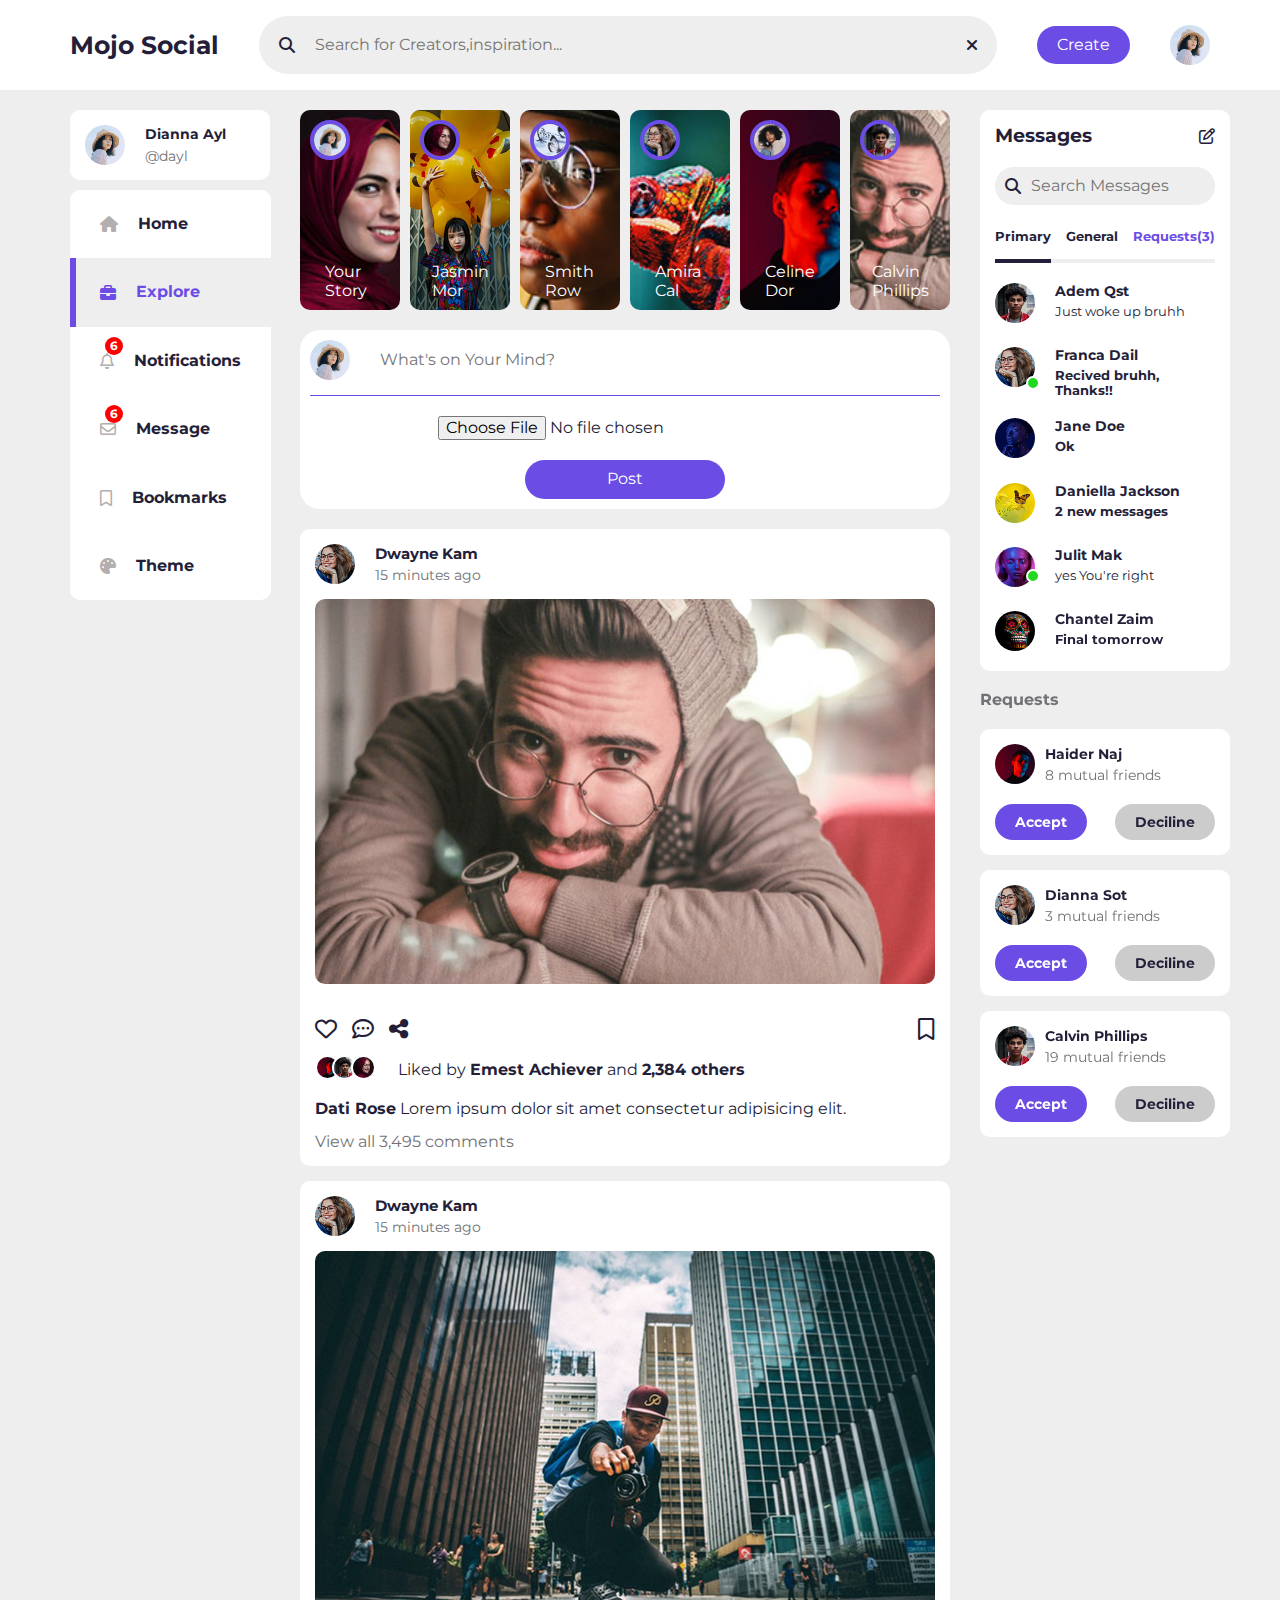
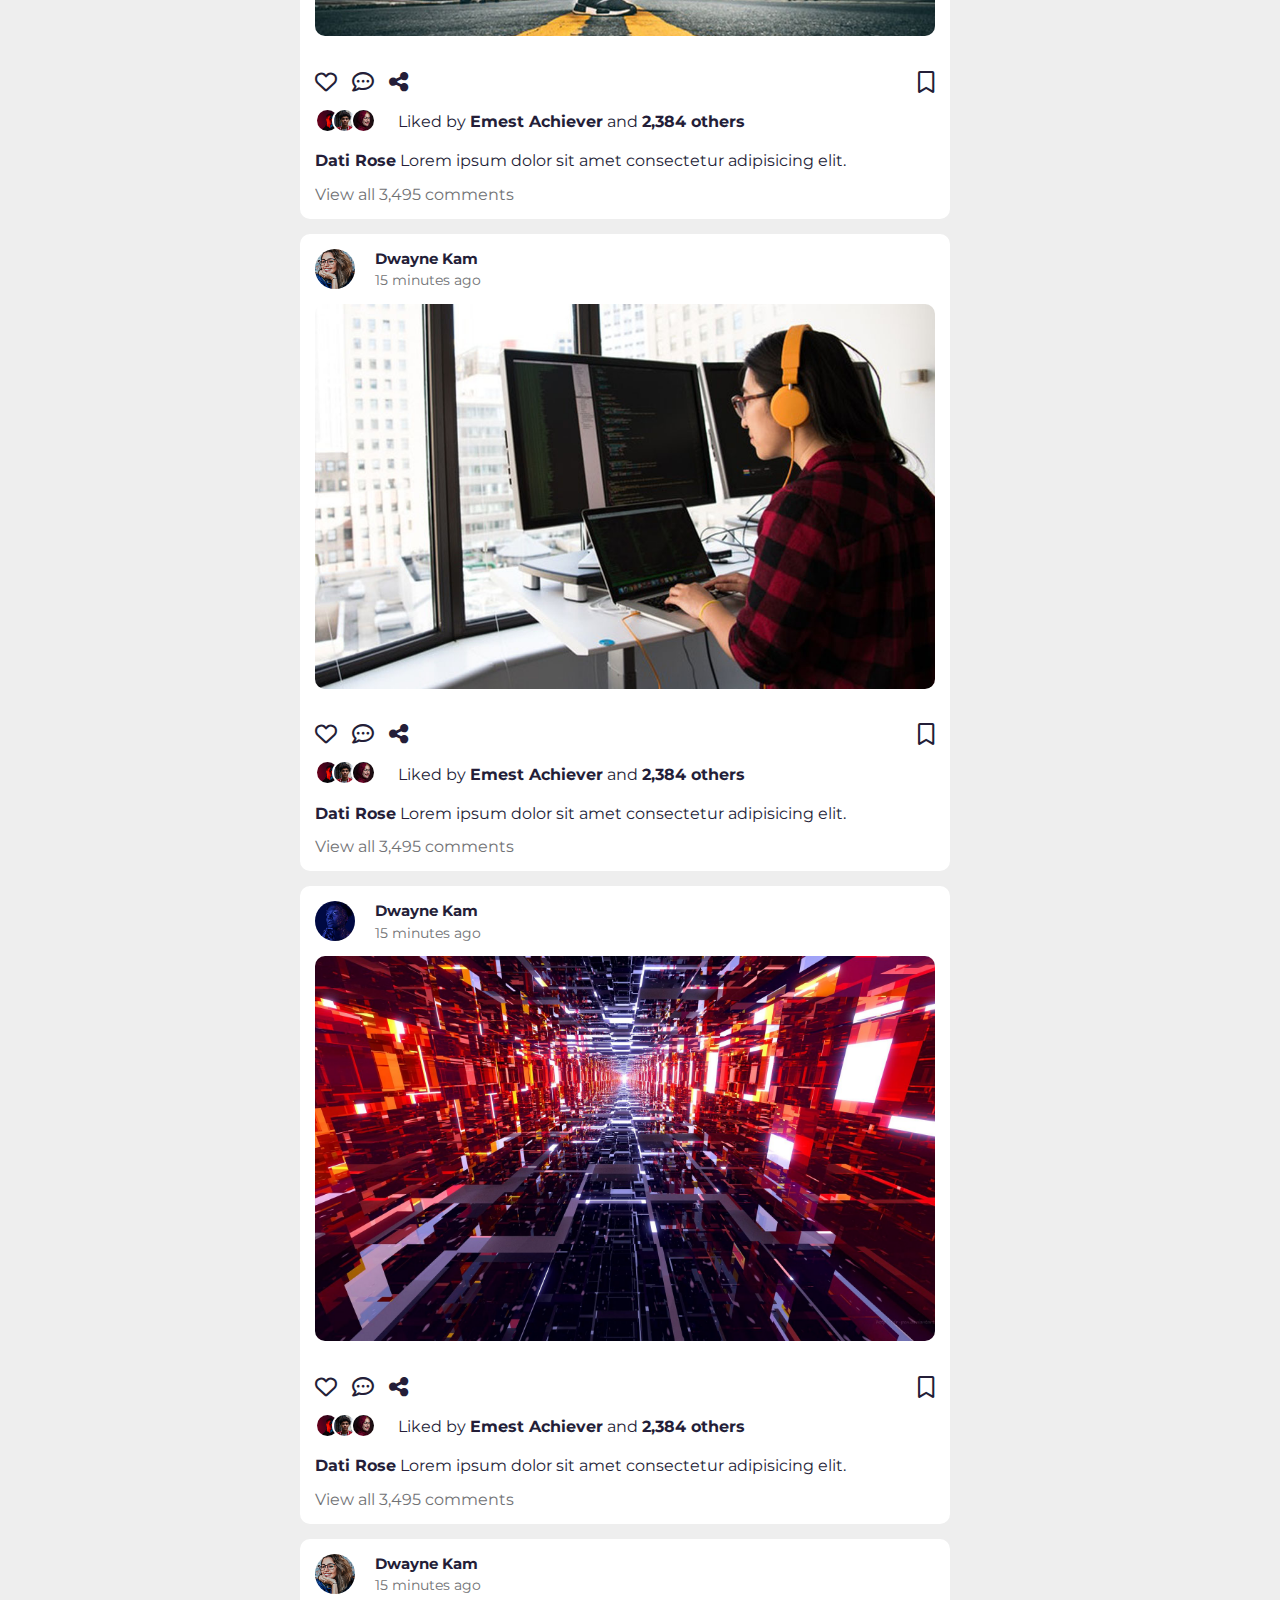
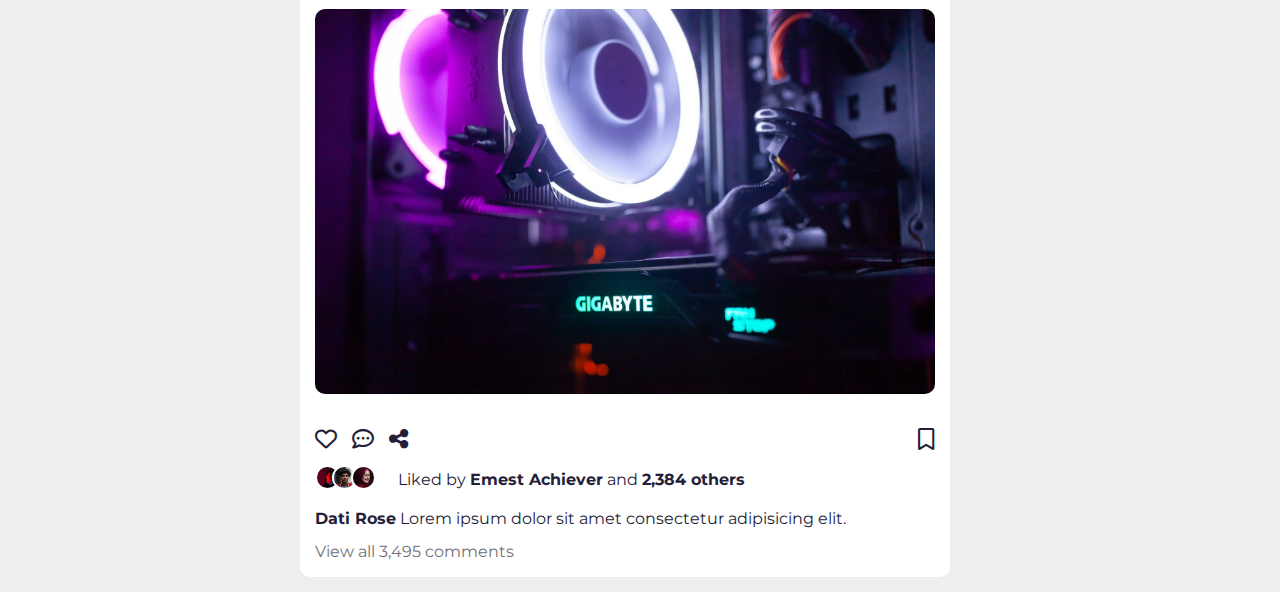
<file: index.html>
<!DOCTYPE html>
<html lang="en">
<head>
    <meta charset="UTF-8">
    <meta http-equiv="X-UA-Compatible" content="IE=edge">
    <meta name="viewport" content="width=device-width, initial-scale=1.0">
    <!-- normalize.css  -->
    <link rel="stylesheet" href="css/normalize.css">
    <!-- all.min.css  -->
    <link rel="stylesheet" href="css/all.min.css">
    <!-- css work  -->
    <link rel="stylesheet" href="css/master.css">
    <link rel="stylesheet" href="css/framework.css">
    <!-- font  -->
    <link rel="preconnect" href="https://fonts.googleapis.com">
    <link rel="preconnect" href="https://fonts.gstatic.com" crossorigin="">
    <link href="https://fonts.googleapis.com/css2?family=Montserrat:wght@300;400&amp;family=Sono:wght@200;300;400;500;700&amp;display=swap" rel="stylesheet">

    
    <title>Social Media</title>

</head>
<body>

    <!-- start header -->

    <header>

        <div class="container d-flex-all">

            <a class="logo" href="#">Mojo Social</a>

            <div class="search bg-eee p-relative br-50">
                <i class="fa-solid fa-magnifying-glass"></i>

                <input type="text" placeholder="Search for Creators,inspiration...">

                <i class="fa-solid fa-xmark"></i>
            </div>

            <span class="btn btn-or c-pointer">Create</span>

            <img class="img-border" src="images/profile-1.jpg" alt="profile">
        </div>

    </header>
    <!-- end header -->

    <!-- start main section  -->

    <section>

        <div class="container">

            <!-- start left part -->
            <div class="left">
                <div class="profile-description flex-ai g-20">
                    <img class="img-border" src="images/profile-1.jpg" alt="profile">

                    <div class="profile-name">
                        <span>Dianna Ayl</span>
                        <span>@dayl</span>
                    </div>
                </div>

                <aside>
                    <ul class="side-control">

                        <li><i class="fa-solid fa-house"></i><span class="nav-li">Home</span></li>
                        <li class="active"><i class="fa-solid fa-briefcase"></i><span class="nav-li">Explore</span></li>
                            <li class="special p-relative" data-notification="found"><i class="fa-regular fa-bell" data-notification="found"></i><span>6</span><span class="nav-li" data-notification="found">Notifications</span>
    
                            <div class="notifications-part">
                                <span class="arrow"></span>
                                <div class="notification">
                                    <img class="img-border" src="images/profile-10.jpg" alt="profile">
    
                                    <div class="second">
                                        <p><span>Lora Mazi</span>accepted your friend request</p>
                                        <span class="time-ago">2 days ago</span>
                                    </div>
                                </div>
    
                                <div class="notification">
                                    <img class="img-border" src="images/profile-11.jpg" alt="profile">
    
                                    <div class="second">
                                        <p><span>Smith Doe</span>commented on your post</p>
                                        <span class="time-ago">1 Hour ago</span>
                                    </div>
                                </div>
    
                                <div class="notification">
                                    <img class="img-border" src="images/profile-12.jpg" alt="profile">
    
                                    <div class="second">
                                        <p><span>Mary Oppong</span> and <span style="margin-left: 4px;">283 others</span>liked your post</p>
                                        <span class="time-ago">4 minutes ago</span>
                                    </div>
                                </div>
    
                                <div class="notification">
                                    <img class="img-border" src="images/profile-13.jpg" alt="profile">
    
                                    <div class="second">
                                        <p><span>Daris Lartey</span>commented on a post you are tagged in</p>
                                        <span class="time-ago">2 days ago</span>
                                    </div>
                                </div>
    
                                <div class="notification">
                                    <img class="img-border" src="images/profile-14.jpg" alt="profile">
    
                                    <div class="second">
                                        <p><span>Djamel Dob</span>commented on a post you are tagged in</p>
                                        <span class="time-ago">2 Hours ago</span>
                                    </div>
                                </div>
    
                                <div class="notification">
                                    <img class="img-border" src="images/profile-7.jpg" alt="profile">
    
                                    <div class="second">
                                        <p><span>Kam Son ji</span>commented on your post</p>
                                        <span class="time-ago">1 Hour ago</span>
                                    </div>
                                </div>
    
                            </div>
                        </li>
                        <li class="special"><i class="fa-regular fa-envelope"></i> <span>6</span> <span class="nav-li">Message</span></li>
                        <li class="saved"><i class="fa-regular fa-bookmark"></i><span class="nav-li">Bookmarks</span></li>
                        <li><i class="fa-solid fa-palette"></i><span class="nav-li">Theme</span></li>
                    </ul>

                    <i class="fa-solid fa-gear setting"></i>
                </aside>
                
            </div>
            <!-- end left part -->


            <!-- start main part -->
           <main>

            <div class="stories d-flex g-10">
                <div class="image">
                    <img src="images/profile-20.jpg" alt="story">
                    <img class="profile img-border" src="images/profile-1.jpg" alt="profile">
                    <span>Your Story</span>
                </div>

                <div class="image">
                    <img src="images/story-2.jpg" alt="story">
                    <img class="profile img-border" src="images/profile-20.jpg" alt="profile">
                    <span>Jasmin Mor</span>
                </div>

                <div class="image">
                    <img src="images/profile-18.jpg" alt="story">
                    <img class="profile img-border" src="images/profile-2.jpg" alt="profile">
                    <span>Smith Row</span>
                </div>

                <div class="image">
                    <img src="images/profile-19.jpg" alt="story">
                    <img class="profile img-border" src="images/profile-4.jpg" alt="profile">
                    <span>Amira Cal</span>

                </div>

                <div class="image">
                    <img src="images/profile-8.jpg" alt="story">
                    <img class="profile img-border" src="images/profile-3.jpg" alt="profile">
                    <span>Celine Dor</span>

                </div>

                <div class="image">
                    <img src="images/profile-15.jpg" alt="story">
                    <img class="profile img-border" src="images/profile-11.jpg" alt="profile">
                    <span>Calvin Phillips</span>
                    
                </div>
            </div>

            <div class="post-profile bg-white mt-20 w-full m-l-auto m-r-auto p-10 br-20">

                <div class="post flex-ai g-30 ">
                    <img class="img-border" src="images/profile-1.jpg" alt="profile">
    
                    <input type="text" placeholder="What's on Your Mind?">
    
                </div>

                <input type="file">

                <span class="btn btn-or d-block c-pointer m-l-auto m-r-auto txt-c">Post</span>
            </div>
            

            <div class="content">
                <div class="box" id="125431">
                    <div class="user">
                        <img src="images/profile-4.jpg" alt="user" class="img-border">

                        <div class="user-infos">
                            <div class="user-name">Dwayne Kam</div>
                            <div class="time-ago">15 minutes ago</div>
                        </div>

                    </div>

                    <img src="images/feed-2.jpg" alt="feed" class="feed">

                    <div class="reactions">
                        <i class="fa-regular fa-heart"></i>
                        <i class="fa-regular fa-comment-dots"></i>
                        <i class="fa-solid fa-share-nodes flex-g"></i>
                        <i class="fa-regular fa-bookmark c-pointer"></i>
                    </div>

                    <div class="liked">
                        <div class="profiles">

                            <img src="images/profile-8.jpg" alt="profile" class="img-border">
                            <img src="images/profile-11.jpg" alt="profile" class="img-border">
                            <img src="images/profile-20.jpg" alt="profile" class="img-border">

                        </div>

                        <p>Liked by <span>Emest Achiever</span> and <span>2,384 others</span></p>

                    </div>

                    <div class="comment"><span>Dati Rose</span> Lorem ipsum dolor sit amet consectetur adipisicing elit.</div>
                    
                    <div class="info">View all 3,495 comments</div>
                </div>

                <div class="box" id="125432">
                    <div class="user">
                        <img src="images/profile-4.jpg" alt="user" class="img-border">

                        <div class="user-infos">
                            <div class="user-name">Dwayne Kam</div>
                            <div class="time-ago">15 minutes ago</div>
                        </div>

                    </div>

                    <img src="images/feed-5.jpg" alt="feed" class="feed">

                    <div class="reactions">
                        <i class="fa-regular fa-heart"></i>
                        <i class="fa-regular fa-comment-dots"></i>
                        <i class="fa-solid fa-share-nodes flex-g"></i>
                        <i class="fa-regular fa-bookmark c-pointer"></i>
                    </div>

                    <div class="liked">
                        <div class="profiles">

                            <img src="images/profile-8.jpg" alt="profile" class="img-border">
                            <img src="images/profile-11.jpg" alt="profile" class="img-border">
                            <img src="images/profile-20.jpg" alt="profile" class="img-border">

                        </div>

                        <p>Liked by <span>Emest Achiever</span> and <span>2,384 others</span></p>

                    </div>

                    <div class="comment"><span>Dati Rose</span> Lorem ipsum dolor sit amet consectetur adipisicing elit.</div>
                    
                    <div class="info">View all 3,495 comments</div>
                </div>


                <div class="box" id="125433">
                    <div class="user">
                        <img src="images/profile-4.jpg" alt="user" class="img-border">

                        <div class="user-infos">
                            <div class="user-name">Dwayne Kam</div>
                            <div class="time-ago">15 minutes ago</div>
                        </div>

                    </div>

                    <img src="images/feed-6.jpg" alt="feed" class="feed">

                    <div class="reactions">
                        <i class="fa-regular fa-heart"></i>
                        <i class="fa-regular fa-comment-dots"></i>
                        <i class="fa-solid fa-share-nodes flex-g"></i>
                        <i class="fa-regular fa-bookmark c-pointer"></i>
                    </div>

                    <div class="liked">
                        <div class="profiles">

                            <img src="images/profile-8.jpg" alt="profile" class="img-border">
                            <img src="images/profile-11.jpg" alt="profile" class="img-border">
                            <img src="images/profile-20.jpg" alt="profile" class="img-border">

                        </div>

                        <p>Liked by <span>Emest Achiever</span> and <span>2,384 others</span></p>

                    </div>

                    <div class="comment"><span>Dati Rose</span> Lorem ipsum dolor sit amet consectetur adipisicing elit.</div>
                    
                    <div class="info">View all 3,495 comments</div>
                </div>


                <div class="box" id="125434">
                    <div class="user">
                        <img src="images/profile-7.jpg" alt="user" class="img-border">

                        <div class="user-infos">
                            <div class="user-name">Dwayne Kam</div>
                            <div class="time-ago">15 minutes ago</div>
                        </div>

                    </div>

                    <img src="images/image4.jpg" alt="feed" class="feed">

                    <div class="reactions">
                        <i class="fa-regular fa-heart"></i>
                        <i class="fa-regular fa-comment-dots"></i>
                        <i class="fa-solid fa-share-nodes flex-g"></i>
                        <i class="fa-regular fa-bookmark c-pointer"></i>
                    </div>

                    <div class="liked">
                        <div class="profiles">

                            <img src="images/profile-8.jpg" alt="profile" class="img-border">
                            <img src="images/profile-11.jpg" alt="profile" class="img-border">
                            <img src="images/profile-20.jpg" alt="profile" class="img-border">

                        </div>

                        <p>Liked by <span>Emest Achiever</span> and <span>2,384 others</span></p>

                    </div>

                    <div class="comment"><span>Dati Rose</span> Lorem ipsum dolor sit amet consectetur adipisicing elit.</div>
                    
                    <div class="info">View all 3,495 comments</div>
                </div>


                <div class="box" id="125435">
                    <div class="user">
                        <img src="images/profile-4.jpg" alt="user" class="img-border">

                        <div class="user-infos">
                            <div class="user-name">Dwayne Kam</div>
                            <div class="time-ago">15 minutes ago</div>
                        </div>

                    </div>

                    <img src="images/image2.jpg" alt="feed" class="feed">

                    <div class="reactions">
                        <i class="fa-regular fa-heart"></i>
                        <i class="fa-regular fa-comment-dots"></i>
                        <i class="fa-solid fa-share-nodes flex-g"></i>
                        <i class="fa-regular fa-bookmark c-pointer"></i>
                    </div>

                    <div class="liked">
                        <div class="profiles">

                            <img src="images/profile-8.jpg" alt="profile" class="img-border">
                            <img src="images/profile-11.jpg" alt="profile" class="img-border">
                            <img src="images/profile-20.jpg" alt="profile" class="img-border">

                        </div>

                        <p>Liked by <span>Emest Achiever</span> and <span>2,384 others</span></p>

                    </div>

                    <div class="comment"><span>Dati Rose</span> Lorem ipsum dolor sit amet consectetur adipisicing elit.</div>
                    
                    <div class="info">View all 3,495 comments</div>
                </div>
            </div>
           </main>
            <!-- end main part -->

            <!-- start right part -->
            <div class="right mb-15">

                <div class="messages-part">
                    <div class="messages-head d-flex-all">
                        <h3>Messages</h3>
                        <i class="fa-regular fa-pen-to-square"></i>
                    </div>

                    <div class="search flex-ai g-10 m-20-0 bg-eee p-10 br-50">
                        <i class="fa-solid fa-magnifying-glass"></i>

                        <input type="text" placeholder="Search Messages">
                    </div>

                    <div class="messages-titles d-flex-all m-20-0">
                        <span class="active">Primary</span>
                        <span>General</span>
                        <span>Requests(3)</span>

                    </div>

                    <div class="content">
                        <div class="message">
                            <div class="image">
                                <img src="images/profile-11.jpg" alt="profile" class="img-border">
                            </div>

                            <div class="second">
                                <span>Adem Qst</span>
                                <span class="seen">Just woke up bruhh</span>
                            </div>
                        </div>

                        <div class="message">
                            <div class="image active">
                                <img src="images//profile-4.jpg" alt="profile" class="img-border">

                            </div>

                            <div class="second">
                                <span>Franca Dail</span>
                                <span class="not-seen">Recived bruhh, Thanks!!</span>
                            </div>
                        </div>

                        <div class="message">
                            <div class="image">
                                <img src="images//profile-7.jpg" alt="profile" class="img-border">

                            </div>

                            <div class="second">
                                <span>Jane Doe</span>
                                <span class="not-seen">Ok</span>
                            </div>
                        </div>

                        <div class="message">
                            <div class="image">
                                <img src="images/profile-14.jpg" alt="profile" class="img-border">

                            </div>

                            <div class="second">
                                <span>Daniella Jackson</span>
                                <span class="not-seen">2 new messages</span>
                            </div>
                        </div>

                        <div class="message">
                            <div class="image active">
                                <img src="images/profile-10.jpg" alt="profile" class="img-border">

                            </div>

                            <div class="second">
                                <span>Julit Mak</span>
                                <span class="seen">yes You're right</span>
                            </div>
                        </div>

                        <div class="message">
                            <div class="image">
                                <img src="images/profile-9.jpg" alt="profile" class="img-border">
                            </div>

                            <div class="second">
                                <span>Chantel Zaim</span>
                                <span class="not-seen">Final tomorrow</span>
                            </div>
                        </div>

                    </div>
                </div>
          
                <div class="requests">
                    <h4>Requests</h4>

                    <div class="content">
                        <div class="request">
                            <div class="first">
                                <img src="images/profile-8.jpg" alt="profile" class="img-border">

                                <div class="info">
                                    <span>Haider Naj</span>
                                    <span>8 mutual friends</span>
                                </div>
                            </div>

                            <div class="buttons d-flex-all mt-20">
                                <span>Accept</span>
                                <span>Deciline</span>
                            </div>
                        </div>

                        <div class="request">
                            <div class="first">
                                <img src="images/profile-4.jpg" alt="profile" class="img-border">

                                <div class="info">
                                    <span>Dianna Sot</span>
                                    <span>3 mutual friends</span>
                                </div>
                            </div>

                            <div class="buttons d-flex-all mt-20">
                                <span>Accept</span>
                                <span>Deciline</span>
                            </div>
                        </div>


                        <div class="request">
                            <div class="first">
                                <img src="images/profile-11.jpg" alt="profile" class="img-border">

                                <div class="info">
                                    <span>Calvin Phillips</span>
                                    <span>19 mutual friends</span>
                                </div>
                            </div>

                            <div class="buttons d-flex-all mt-20">
                                <span>Accept</span>
                                <span>Deciline</span>
                            </div>
                        </div>
                    </div>
                </div>
                
            </div>
            <!-- end right part -->

        </div>
       
    </section>
    <!-- end main section  -->

    <!-- start Theme Customization -->

    <div class="theme">

        <i class="fa-solid fa-xmark"></i>

        <div class="title">
            <h3>Customize Your View</h3>
            <p>Manage your font size,colors and backgrounds</p>
        </div>

        <div class="font-size mt-20">
            <h3>Font Size</h3>

            <div class="content">
                <div style="font-size: 12px; margin-right: 20px;">Aa</div>
                <span></span>
                <div class="line"></div>
                <span></span>
                <div class="line"></div>
                <span></span>
                <div class="line"></div>
                <span></span>
                <div class="line"></div>
                <span></span>
                <div style="font-size: 20px; font-weight: bold; margin-left: 20px;">Aa</div>

            </div>
        </div>

        <div class="colors mt-20">
            <h3>Colors</h3>

            <div class="content">
                <span class="active" data-color="hsl(252 , 75% , 60%)"></span>
                <span data-color="hsl(52 , 75% , 60%)"></span>
                <span data-color="hsl(352 , 75% , 60%)"></span>
                <span data-color="hsl(152 , 75% , 60%)"></span>
                <span data-color="hsl(202 , 75% , 60%)"></span>

            </div>
        </div>

        <div class="backgrounds mt-20">

            <h3>Backgrounds</h3>

            <div class="content">
                <div class="bg active" data-color="white">
                    <span></span>
                    <span>Light</span>
                </div>

                <div class="bg" data-color="hsl(252 , 30% , 17%)">
                    <span></span>
                    <span>Dim</span>
                </div>

                <div class="bg" data-color="black">
                    <span></span>
                    <span>Lights Out</span>
                </div>
            </div>
        </div>
    </div>
    <!-- end Theme Customization -->


<script src="js/main.js"></script>
</body>

</html>
</file>
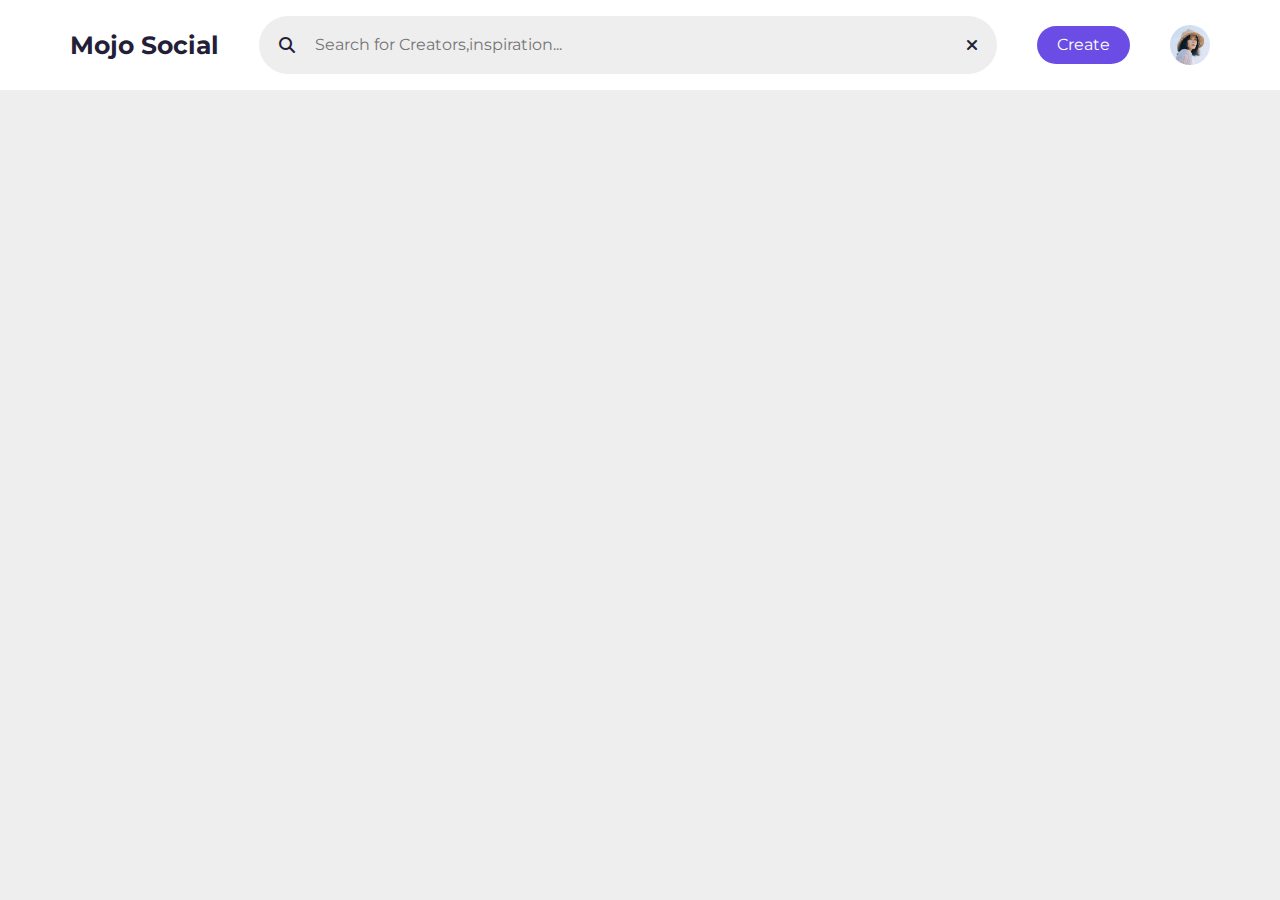
<file: saved_posts.html>
<!DOCTYPE html>
<html lang="en">
<head>
    <meta charset="UTF-8">
    <meta http-equiv="X-UA-Compatible" content="IE=edge">
    <meta name="viewport" content="width=device-width, initial-scale=1.0">
    <!-- normalize.css  -->
    <link rel="stylesheet" href="css/normalize.css">
    <!-- all.min.css  -->
    <link rel="stylesheet" href="css/all.min.css">
    <!-- css work  -->
    <link rel="stylesheet" href="css/master.css">
    <link rel="stylesheet" href="css/framework.css">
    <!-- font  -->
    <link rel="preconnect" href="https://fonts.googleapis.com">
    <link rel="preconnect" href="https://fonts.gstatic.com" crossorigin="">
    <link href="https://fonts.googleapis.com/css2?family=Montserrat:wght@300;400&amp;family=Sono:wght@200;300;400;500;700&amp;display=swap" rel="stylesheet">
    
    <title>Social Media</title>

</head>
<body>
    <body>

        <!-- start header -->
    
        <header>
    
            <div class="container d-flex-all">
    
                <a class="logo" href="#">Mojo Social</a>
    
                <div class="search bg-eee p-relative br-50">
                    <i class="fa-solid fa-magnifying-glass"></i>
    
                    <input type="text" placeholder="Search for Creators,inspiration...">
    
                    <i class="fa-solid fa-xmark"></i>
                </div>
    
                <span class="btn btn-or c-pointer">Create</span>
    
                <img class="img-border" src="images/profile-1.jpg" alt="profile">
            </div>
    
        </header>
        <!-- end header -->
    
        <!-- start main section  -->
    
        <section class="d-none">
    
            <div class="container">
    
                <!-- start left part -->
                <div class="left">
                    <div class="profile-description flex-ai g-20">
                        <img class="img-border" src="images/profile-1.jpg" alt="profile">
    
                        <div class="profile-name">
                            <span>Dianna Ayl</span>
                            <span>@dayl</span>
                        </div>
                    </div>
    
                    <ul class="side-control">
    
                        <li><i class="fa-solid fa-house"></i>Home</li>
                        <li class="active"><i class="fa-solid fa-briefcase"></i>Explore</li>
                        <li class="special p-relative" data-notification="found"><i class="fa-regular fa-bell"></i>Notifications
                            <span>6</span>
                            <div class="notifications-part">
                                <span class="arrow"></span>
                                <div class="notification">
                                    <img class="img-border" src="images/profile-10.jpg" alt="profile">
    
                                    <div class="second">
                                        <p><span>Lora Mazi</span>accepted your friend request</p>
                                        <span class="time-ago">2 days ago</span>
                                    </div>
                                </div>
    
                                <div class="notification">
                                    <img class="img-border" src="images/profile-11.jpg" alt="profile">
    
                                    <div class="second">
                                        <p><span>Smith Doe</span>commented on your post</p>
                                        <span class="time-ago">1 Hour ago</span>
                                    </div>
                                </div>
    
                                <div class="notification">
                                    <img class="img-border" src="images/profile-12.jpg" alt="profile">
    
                                    <div class="second">
                                        <p><span>Mary Oppong</span> and <span style="margin-left: 4px;">283 others</span>liked your post</p>
                                        <span class="time-ago">4 minutes ago</span>
                                    </div>
                                </div>
    
                                <div class="notification">
                                    <img class="img-border" src="images/profile-13.jpg" alt="profile">
    
                                    <div class="second">
                                        <p><span>Daris Lartey</span>commented on a post you are tagged in</p>
                                        <span class="time-ago">2 days ago</span>
                                    </div>
                                </div>
    
                                <div class="notification">
                                    <img class="img-border" src="images/profile-14.jpg" alt="profile">
    
                                    <div class="second">
                                        <p><span>Djamel Dob</span>commented on a post you are tagged in</p>
                                        <span class="time-ago">2 Hours ago</span>
                                    </div>
                                </div>
    
                                <div class="notification">
                                    <img class="img-border" src="images/profile-7.jpg" alt="profile">
    
                                    <div class="second">
                                        <p><span>Kam Son ji</span>commented on your post</p>
                                        <span class="time-ago">1 Hour ago</span>
                                    </div>
                                </div>
    
                            </div>
                        </li>
                        <li class="special"><i class="fa-regular fa-envelope"></i> <span>6</span> Message</li>
                        <li class="saved"><i class="fa-regular fa-bookmark"></i>Bookmarks</li>
                        <li><i class="fa-solid fa-palette"></i>Theme</li>
                    </ul>
                </div>
                <!-- end left part -->
    
    
                <!-- start main part -->
               <main>
    
                <div class="stories d-flex g-10">
                    <div class="image">
                        <img src="images/profile-20.jpg" alt="story">
                        <img class="profile img-border" src="images/profile-1.jpg" alt="profile">
                        <span>Your Story</span>
                    </div>
    
                    <div class="image">
                        <img src="images/story-2.jpg" alt="story">
                        <img class="profile img-border" src="images/profile-20.jpg" alt="profile">
                        <span>Jasmin Mor</span>
                    </div>
    
                    <div class="image">
                        <img src="images/profile-18.jpg" alt="story">
                        <img class="profile img-border" src="images/profile-2.jpg" alt="profile">
                        <span>Smith Row</span>
                    </div>
    
                    <div class="image">
                        <img src="images/profile-19.jpg" alt="story">
                        <img class="profile img-border" src="images/profile-4.jpg" alt="profile">
                        <span>Amira Cal</span>
    
                    </div>
    
                    <div class="image">
                        <img src="images/profile-8.jpg" alt="story">
                        <img class="profile img-border" src="images/profile-3.jpg" alt="profile">
                        <span>Celine Dor</span>
    
                    </div>
    
                    <div class="image">
                        <img src="images/profile-15.jpg" alt="story">
                        <img class="profile img-border" src="images/profile-11.jpg" alt="profile">
                        <span>Calvin Phillips</span>
                        
                    </div>
                </div>
    
                <div class="post-profile bg-white mt-20 w-full m-l-auto m-r-auto p-10 br-20">
    
                    <div class="post flex-ai g-30 ">
                        <img class="img-border" src="images/profile-1.jpg" alt="profile">
        
                        <input type="text" placeholder="What's on Your Mind?">
        
                    </div>
    
                    <input type="file">
    
                    <span class="btn btn-or d-block c-pointer m-l-auto m-r-auto txt-c">Post</span>
                </div>
                
    
                <div class="content">
                    <div class="box" id="125431">
                        <div class="user">
                            <img src="images/profile-4.jpg" alt="user" class="img-border">
    
                            <div class="user-infos">
                                <div class="user-name">Dwayne Kam</div>
                                <div class="time-ago">15 minutes ago</div>
                            </div>
    
                        </div>
    
                        <img src="images/feed-2.jpg" alt="feed" class="feed">
    
                        <div class="reactions">
                            <i class="fa-regular fa-heart"></i>
                            <i class="fa-regular fa-comment-dots"></i>
                            <i class="fa-solid fa-share-nodes flex-g"></i>
                            <i class="fa-regular fa-bookmark c-pointer"></i>
                        </div>
    
                        <div class="liked">
                            <div class="profiles">
    
                                <img src="images/profile-8.jpg" alt="profile" class="img-border">
                                <img src="images/profile-11.jpg" alt="profile" class="img-border">
                                <img src="images/profile-20.jpg" alt="profile" class="img-border">
    
                            </div>
    
                            <p>Liked by <span>Emest Achiever</span> and <span>2,384 others</span></p>
    
                        </div>
    
                        <div class="comment"><span>Dati Rose</span> Lorem ipsum dolor sit amet consectetur adipisicing elit.</div>
                        
                        <div class="info">View all 3,495 comments</div>
                    </div>
    
                    <div class="box" id="125432">
                        <div class="user">
                            <img src="images/profile-4.jpg" alt="user" class="img-border">
    
                            <div class="user-infos">
                                <div class="user-name">Dwayne Kam</div>
                                <div class="time-ago">15 minutes ago</div>
                            </div>
    
                        </div>
    
                        <img src="images/feed-5.jpg" alt="feed" class="feed">
    
                        <div class="reactions">
                            <i class="fa-regular fa-heart"></i>
                            <i class="fa-regular fa-comment-dots"></i>
                            <i class="fa-solid fa-share-nodes flex-g"></i>
                            <i class="fa-regular fa-bookmark c-pointer"></i>
                        </div>
    
                        <div class="liked">
                            <div class="profiles">
    
                                <img src="images/profile-8.jpg" alt="profile" class="img-border">
                                <img src="images/profile-11.jpg" alt="profile" class="img-border">
                                <img src="images/profile-20.jpg" alt="profile" class="img-border">
    
                            </div>
    
                            <p>Liked by <span>Emest Achiever</span> and <span>2,384 others</span></p>
    
                        </div>
    
                        <div class="comment"><span>Dati Rose</span> Lorem ipsum dolor sit amet consectetur adipisicing elit.</div>
                        
                        <div class="info">View all 3,495 comments</div>
                    </div>
    
    
                    <div class="box" id="125433">
                        <div class="user">
                            <img src="images/profile-4.jpg" alt="user" class="img-border">
    
                            <div class="user-infos">
                                <div class="user-name">Dwayne Kam</div>
                                <div class="time-ago">15 minutes ago</div>
                            </div>
    
                        </div>
    
                        <img src="images/feed-6.jpg" alt="feed" class="feed">
    
                        <div class="reactions">
                            <i class="fa-regular fa-heart"></i>
                            <i class="fa-regular fa-comment-dots"></i>
                            <i class="fa-solid fa-share-nodes flex-g"></i>
                            <i class="fa-regular fa-bookmark c-pointer"></i>
                        </div>
    
                        <div class="liked">
                            <div class="profiles">
    
                                <img src="images/profile-8.jpg" alt="profile" class="img-border">
                                <img src="images/profile-11.jpg" alt="profile" class="img-border">
                                <img src="images/profile-20.jpg" alt="profile" class="img-border">
    
                            </div>
    
                            <p>Liked by <span>Emest Achiever</span> and <span>2,384 others</span></p>
    
                        </div>
    
                        <div class="comment"><span>Dati Rose</span> Lorem ipsum dolor sit amet consectetur adipisicing elit.</div>
                        
                        <div class="info">View all 3,495 comments</div>
                    </div>
    
    
                    <div class="box" id="125434">
                        <div class="user">
                            <img src="images/profile-7.jpg" alt="user" class="img-border">
    
                            <div class="user-infos">
                                <div class="user-name">Dwayne Kam</div>
                                <div class="time-ago">15 minutes ago</div>
                            </div>
    
                        </div>
    
                        <img src="images/image4.jpg" alt="feed" class="feed">
    
                        <div class="reactions">
                            <i class="fa-regular fa-heart"></i>
                            <i class="fa-regular fa-comment-dots"></i>
                            <i class="fa-solid fa-share-nodes flex-g"></i>
                            <i class="fa-regular fa-bookmark c-pointer"></i>
                        </div>
    
                        <div class="liked">
                            <div class="profiles">
    
                                <img src="images/profile-8.jpg" alt="profile" class="img-border">
                                <img src="images/profile-11.jpg" alt="profile" class="img-border">
                                <img src="images/profile-20.jpg" alt="profile" class="img-border">
    
                            </div>
    
                            <p>Liked by <span>Emest Achiever</span> and <span>2,384 others</span></p>
    
                        </div>
    
                        <div class="comment"><span>Dati Rose</span> Lorem ipsum dolor sit amet consectetur adipisicing elit.</div>
                        
                        <div class="info">View all 3,495 comments</div>
                    </div>
    
    
                    <div class="box" id="125435">
                        <div class="user">
                            <img src="images/profile-4.jpg" alt="user" class="img-border">
    
                            <div class="user-infos">
                                <div class="user-name">Dwayne Kam</div>
                                <div class="time-ago">15 minutes ago</div>
                            </div>
    
                        </div>
    
                        <img src="images/image2.jpg" alt="feed" class="feed">
    
                        <div class="reactions">
                            <i class="fa-regular fa-heart"></i>
                            <i class="fa-regular fa-comment-dots"></i>
                            <i class="fa-solid fa-share-nodes flex-g"></i>
                            <i class="fa-regular fa-bookmark c-pointer"></i>
                        </div>
    
                        <div class="liked">
                            <div class="profiles">
    
                                <img src="images/profile-8.jpg" alt="profile" class="img-border">
                                <img src="images/profile-11.jpg" alt="profile" class="img-border">
                                <img src="images/profile-20.jpg" alt="profile" class="img-border">
    
                            </div>
    
                            <p>Liked by <span>Emest Achiever</span> and <span>2,384 others</span></p>
    
                        </div>
    
                        <div class="comment"><span>Dati Rose</span> Lorem ipsum dolor sit amet consectetur adipisicing elit.</div>
                        
                        <div class="info">View all 3,495 comments</div>
                    </div>
                </div>
               </main>
                <!-- end main part -->
    
                <!-- start right part -->
                <div class="right mb-15">
    
                    <div class="messages-part">
                        <div class="messages-head d-flex-all">
                            <h3>Messages</h3>
                            <i class="fa-regular fa-pen-to-square"></i>
                        </div>
    
                        <div class="search flex-ai g-10 m-20-0 bg-eee p-10 br-50">
                            <i class="fa-solid fa-magnifying-glass"></i>
    
                            <input type="text" placeholder="Search Messages">
                        </div>
    
                        <div class="messages-titles d-flex-all m-20-0">
                            <span class="active">Primary</span>
                            <span>General</span>
                            <span>Requests(3)</span>
    
                        </div>
    
                        <div class="content">
                            <div class="message">
                                <div class="image">
                                    <img src="images/profile-11.jpg" alt="profile" class="img-border">
                                </div>
    
                                <div class="second">
                                    <span>Adem Qst</span>
                                    <span class="seen">Just woke up bruhh</span>
                                </div>
                            </div>
    
                            <div class="message">
                                <div class="image active">
                                    <img src="images//profile-4.jpg" alt="profile" class="img-border">
    
                                </div>
    
                                <div class="second">
                                    <span>Franca Dail</span>
                                    <span class="not-seen">Recived bruhh, Thanks!!</span>
                                </div>
                            </div>
    
                            <div class="message">
                                <div class="image">
                                    <img src="images//profile-7.jpg" alt="profile" class="img-border">
    
                                </div>
    
                                <div class="second">
                                    <span>Jane Doe</span>
                                    <span class="not-seen">Ok</span>
                                </div>
                            </div>
    
                            <div class="message">
                                <div class="image">
                                    <img src="images/profile-14.jpg" alt="profile" class="img-border">
    
                                </div>
    
                                <div class="second">
                                    <span>Daniella Jackson</span>
                                    <span class="not-seen">2 new messages</span>
                                </div>
                            </div>
    
                            <div class="message">
                                <div class="image active">
                                    <img src="images/profile-10.jpg" alt="profile" class="img-border">
    
                                </div>
    
                                <div class="second">
                                    <span>Julit Mak</span>
                                    <span class="seen">yes You're right</span>
                                </div>
                            </div>
    
                            <div class="message">
                                <div class="image">
                                    <img src="images/profile-9.jpg" alt="profile" class="img-border">
                                </div>
    
                                <div class="second">
                                    <span>Chantel Zaim</span>
                                    <span class="not-seen">Final tomorrow</span>
                                </div>
                            </div>
    
                        </div>
                    </div>
              
                    <div class="requests">
                        <h4>Requests</h4>
    
                        <div class="content">
                            <div class="request">
                                <div class="first">
                                    <img src="images/profile-8.jpg" alt="profile" class="img-border">
    
                                    <div class="info">
                                        <span>Haider Naj</span>
                                        <span>8 mutual friends</span>
                                    </div>
                                </div>
    
                                <div class="buttons d-flex-all mt-20">
                                    <span>Accept</span>
                                    <span>Deciline</span>
                                </div>
                            </div>
    
                            <div class="request">
                                <div class="first">
                                    <img src="images/profile-4.jpg" alt="profile" class="img-border">
    
                                    <div class="info">
                                        <span>Dianna Sot</span>
                                        <span>3 mutual friends</span>
                                    </div>
                                </div>
    
                                <div class="buttons d-flex-all mt-20">
                                    <span>Accept</span>
                                    <span>Deciline</span>
                                </div>
                            </div>
    
    
                            <div class="request">
                                <div class="first">
                                    <img src="images/profile-11.jpg" alt="profile" class="img-border">
    
                                    <div class="info">
                                        <span>Calvin Phillips</span>
                                        <span>19 mutual friends</span>
                                    </div>
                                </div>
    
                                <div class="buttons d-flex-all mt-20">
                                    <span>Accept</span>
                                    <span>Deciline</span>
                                </div>
                            </div>
                        </div>
                    </div>
                    
                </div>
                <!-- end right part -->
    
            </div>
           
        </section>
        <!-- end main section  -->
    
        <!-- start Theme Customization -->
    
        <div class="theme d-none">
    
            <i class="fa-solid fa-xmark"></i>
    
            <div class="title">
                <h3>Customize Your View</h3>
                <p>Manage your font size,colors and backgrounds</p>
            </div>
    
            <div class="font-size mt-20">
                <h3>Font Size</h3>
    
                <div class="content">
                    <div style="font-size: 12px; margin-right: 20px;">Aa</div>
                    <span></span>
                    <div class="line"></div>
                    <span></span>
                    <div class="line"></div>
                    <span></span>
                    <div class="line"></div>
                    <span></span>
                    <div class="line"></div>
                    <span></span>
                    <div style="font-size: 20px; font-weight: bold; margin-left: 20px;">Aa</div>
    
                </div>
            </div>
    
            <div class="colors mt-20">
                <h3>Colors</h3>
    
                <div class="content">
                    <span class="active" data-color="hsl(252 , 75% , 60%)"></span>
                    <span data-color="hsl(52 , 75% , 60%)"></span>
                    <span data-color="hsl(352 , 75% , 60%)"></span>
                    <span data-color="hsl(152 , 75% , 60%)"></span>
                    <span data-color="hsl(202 , 75% , 60%)"></span>
    
                </div>
            </div>
    
            <div class="backgrounds mt-20">
    
                <h3>Backgrounds</h3>
    
                <div class="content">
                    <div class="bg active" data-color="white">
                        <span></span>
                        <span>Light</span>
                    </div>
    
                    <div class="bg" data-color="hsl(252 , 30% , 17%)">
                        <span></span>
                        <span>Dim</span>
                    </div>
    
                    <div class="bg" data-color="black">
                        <span></span>
                        <span>Lights Out</span>
                    </div>
                </div>
            </div>
        </div>
        <!-- end Theme Customization -->

        <!-- start saved content  -->

        <div class="saved">

        </div>
        <!-- end saved content  -->

    
        <script src="js/saved.js"></script>
    
    <script src="js/main.js"></script>
    </body>


</body>
</html>
</file>
<file: css/master.css>
:root{
  --main-color: hsl(252 , 75% , 60%);
  --paragraph-color: #717275;
  --color-dark: hsl(252 , 30% , 17%);

}
/* end variables */
/* start componant  */



/* end componant */

/* start global rules  */
* {
    -webkit-box-sizing: border-box;
    -moz-box-sizing: border-box;
    box-sizing: border-box;
    padding: 0;
    margin: 0;
  }
  ::selection{
    background-color: var(--main-color);
    color: white;
  }
  html {
    scroll-behavior: smooth;
  }
  body {
    font-family: 'Montserrat', sans-serif;
    position: relative;
    color: var(--color-dark);
  }
  ul{
    list-style: none;
    padding: 0;
    margin: 0;
  }
  
  a{
    text-decoration: none;
    display: block;
  }
  .container {
    padding-left: 15px;
    padding-right: 15px;
    margin-left: auto;
    margin-right: auto;
  }
  /* Small */
  @media (min-width: 768px) {
    .container {
      width: 750px;
    }
  }
  /* Medium */
  @media (min-width: 992px) {
    .container {
      width: 970px;
    }
  }
  /* Large */
  @media (min-width: 1200px) {
    .container {
      width: 1170px;
    }
  }

  /* end global rules  */

  /* start header  */

  body{
    background-color: #eee;
  }
  header{
    background-color: white;
    position: sticky;
    top: 0;
    z-index: 999;
  }

  header .container{
    padding-block: 20px;
    gap: 40px;
    height: 90px;
  }

  header .container .logo{
    font-weight: bold;
    color: var(--color-dark);
    font-size: 25px;
  }
  @media(max-width: 991px){
    header .container .logo{
      flex: 1;
    }
  }
  
  header .container .search{
    padding: 20px;
    flex: 1;
    display: flex;
    align-items: center;
    gap: 20px;
  }
  @media(max-width: 991px){
    header .container .search{
      display: none;
    }
  }
  header .container .search i{
    cursor: pointer;
  }
  header .container .search input{
    background-color: transparent;
    border: none;
    outline: none;
    flex: 1;
    
  }

  /* end header  */

  /* start section  */

  section{
    margin-top: 20px;
  }

  section .container{
    display: grid;
    grid-template-columns: 200px 1fr 250px;
    gap: 30px;
  }
  @media(max-width: 991px){
    section .container{
      display: flex;
      flex-direction: column-reverse;
    }
  }
  @media(max-width: 1199px){
    section .container{
      grid-template-columns: 1fr 250px;

    }
  }

  /* start left part  */

  section .left , section .right{
    height: max-content;
    position: sticky;
    top: 110px;
    z-index: 10;
  }

  section .left{
    transition: 0.5s;
  }

  section .left .profile-description{
    background-color: white;
    border-radius: 10px;
    padding: 15px;
  }

  @media(max-width: 1199px){
    section .left .profile-description{
      display: none;
    }
  }

  section .left .profile-description .profile-name span{
    display: block;
    font-size: 14px;
  }
  section .left .profile-description .profile-name span:first-child{
    font-weight: bold;
    margin-bottom: 5px;
  }
  section .left .profile-description .profile-name span:last-child{
    color: var(--paragraph-color);
  }

  section .left aside{
    display: flex;
    align-items: center;
    position: relative;
  }
  section .left ul{
    margin-block: 10px;
    border-radius: 10px;
  }
  section .left aside > i{
    background-color: var(--main-color);
    padding: 10px;
    color: white;
    cursor: pointer;
    display: none;
  }

  section .left ul li{
    background-color: white;
    padding: 25px 30px;
    font-weight: bold;
    position: relative;
    cursor: pointer;
    user-select: none;
    display: flex;
    align-items: center;
    gap: 5px;
  }
  section .left ul li:first-child{
    border-radius: 10px 10px 0 0;
    overflow: hidden;
  }

  section .left ul li:last-child{
    border-radius: 0 0 10px 10px;
    overflow: hidden;
  }
  section .left ul li.active{
    background-color: #eee;
    color: var(--main-color);
  }
  section .left ul li.active::before{
    content: "";
    position: absolute;
    width: 6px;
    height: 100%;
    background-color: var(--main-color);
    left: 0;
    top: 0;
  }

  section .left ul li.active i{
    color: var(--main-color);
  }

  section .left ul li i{
    margin-right: 15px;
    color: #b3afaf;
  }
  section .left ul li.special > span:not(.nav-li){
    position: absolute;
    background-color: red;
    color: white;
    width: 18px;
    height: 18px;
    border-radius: 50%;
    font-size: 12px;
    display: grid;
    place-items: center;
    left: 35px;
    top: 10px;
  }

  @media(max-width: 991px){
    section aside{
      flex-direction: row-reverse;
    }
    section .left{
      right: -60px;
      z-index: 1000;
    }

    section .left.show{
      right: 0;
    }
  }

  @media(max-width: 1199px){
    section .left{
      position: fixed;
    }
    section .left aside > i{
      display: block;
    }
    section .left ul li{
      display: block;
      padding: 30px;
    }
    section .left ul li .nav-li{
      display: none;
    }
    section .left ul li i{
      position: absolute;
      left: 50%;
      top: 50%;
      transform: translate(-50%,-50%);
      margin-right: 0;
    }
  }

  @media(min-width: 992px) and (max-width: 1199px){
    section .left{
      left: -60px;
    }
    section .left.show{
      left: 0;
    }
  }
  section .left ul .notifications-part{
    position: absolute;
    width: 500px;
    top: -20px;
    left: calc(100% + 50px);
    background-color: white;
    padding: 20px;
    border-radius: 10px;
    display: none;
    height: 200px;
    cursor: default;
    overflow-y: scroll;
  }
  section .left ul .notifications-part.show{
    display: block;
  }


  @media(max-width: 991px){
    section .left ul .notifications-part{
      left: -520px;
    }
  }


  section .left ul .notifications-part .notification{
    display: flex;
    align-items: center;
    gap: 20px;
  }

  section .left ul .notifications-part .notification:not(:last-child){
    margin-bottom: 20px;
  }

  section .left ul .notifications-part .notification .second{
    font-size: 14px;
  }
  section .left ul .notifications-part .notification .second p{
    color: var(--paragraph-color);
    margin-bottom: 5px;
  }
  section .left ul .notifications-part .notification .second p span{
    color: var(--color-dark);
    margin-right: 5px;
  }
  section .left ul .notifications-part .notification .second .time-ago{
    color: var(--paragraph-color);
  }

  @media(max-width: 450px){
    section .left ul .notifications-part{
      left: -270px;
      width: 250px;
    }
    section .left ul .notifications-part .notification img{
      width: 30px;
    }
    section .left ul .notifications-part .notification .second{
      font-size: 12px;
    }

  }

  @media(min-width: 451px) and (max-width: 580px){
    section .left ul .notifications-part{
      width: 350px;
      left: -370px;
    }
  }

  /* end left part  */

  /* start main part  */

  section main .stories .image{
    position: relative;
    border-radius: 10px;
    overflow: hidden;
    width: 100px;
    height: 200px;
  }
  @media(max-width: 991px){
    section main .stories .image:nth-child(5),section main .stories .image:last-child{
      display: none;
    }
  }

  section main .stories img:first-child{
    width: 100%;
    height: 100%;
    object-fit: cover;
  }
  section main .stories img.profile{
    position: absolute;
    left: 10px;
    top: 10px;
    border: 4px solid var(--main-color);
  }
  section main .stories .image span{
    position: absolute;
    color: white;
    left: 50%;
    transform: translateX(-50%);
    bottom: 10px;
  }


  section main .post{
    border-bottom: 1px solid var(--main-color);
    padding-bottom: 15px;
  }
  section main .post input{
    background-color: transparent;
    border: none;
    outline: none;
    flex: 1;
  }

  section main .post-profile > input{
    display: block;
    margin: 20px auto;
  }
  section main .post-profile > span{
    width: 200px;
  }

  section main .content{
    margin-top: 20px;
  }

  section main .content .box , .saved .box{
    background-color: white;
    border-radius: 10px;
    padding: 15px;
    margin-bottom: 15px;
    position: relative;
  }
  section main .content .box .delete{
    position: absolute;
    right: 10px;
    top: 10px;
    font-size: 20px;
    color: red;
    cursor: pointer;
  }

  section main .content .box .post-text , .saved .box .post-text{
    font-weight: bold;
    font-style: italic;
  }

  section main .content .box .user, .saved .box .user{
    display: flex;
    align-items: center;
    gap: 20px;
  }

  section main .content .box .user .user-infos .user-name , .saved .box .user .user-infos .user-name{
    font-weight: bold;
    margin-bottom: 5px;
    font-size: 15px;
  }
  section main .content .box .user .user-infos .time-ago, .saved .box .user .user-infos .time-ago{
    color: var(--paragraph-color);
    font-size: 14px;
  }
  section main .content .box .feed , .saved .box .feed{
    width: 100%;
    max-width: 100%;
    height: 385px;
    border-radius: 10px;
    margin-block: 15px;
    object-fit: cover;
  }


  section main .content .box .reactions , .saved .box .reactions{
    margin-block: 15px;
    display: flex;
    align-items: center;
    gap: 15px;
  }
  section main .content .box .reactions i , .saved .box .reactions i{
    font-size: 22px;
  }
  section main .content .box .liked , .saved .box .liked{
    display: flex;
    align-items: center;
  }
  
  section main .content .box .liked .profiles img , .saved .box .liked .profiles img{
    width: 25px;
    border: 2px solid white;
  }
  section main .content .box .liked .profiles img:nth-child(2) , .saved .box .liked .profiles img:nth-child(2){
    transform: translateX(-12px);
  }
  section main .content .box .liked .profiles img:last-child , .saved .box .liked .profiles img:last-child {
    transform: translateX(-22px);
  }

  section main .content .box .liked p span  , .saved .box .liked p span {
    font-weight: bold;
  }
  section main .content .box .comment , .saved .box .comment{
    margin-block: 15px;
  }
  section main .content .box .comment span , .saved .box .comment span{
    font-weight: bold;
  }
  section main .content .box .info{
    color: var(--paragraph-color);
  }

  @media(max-width: 991px){
    section main , div.saved{
      overflow: hidden;
    }
    section main .content .box .feed , .saved .box .feed{
      height: 250px;
    }
    section main .content .box .liked .profiles , .saved .box .liked .profiles{
      display: none;
    }
    section main .content .box p , .saved .box p,section main .content .box .comment , .saved .box .comment{
      font-size: 14px;
      line-height: 1.5;
    }
  }

  /* end main part  */

  /* start right part  */

  @media(max-width: 991px){
    .right{
      position: relative !important;
      top: 0 !important;
    }
  }
  .right .messages-part{
    background-color: white;
    padding: 15px;
    border-radius: 10px;
  }

  .right .messages-part .search input{
    background-color: transparent;
    border: none;
    outline: none;
    flex: 1;
  }

  .right .messages-part .messages-titles{
    position: relative;
    border-bottom: 4px solid #eee;
  }
  .right .messages-part .messages-titles span{
    font-size: 13px;
    font-weight: bold;
    cursor: pointer;
    padding-bottom: 15px;
    position: relative;
    top: 2px;
    user-select: none;
  }

  .right .messages-part .messages-titles span.active{
    top: 4px;
    border-bottom: 4px solid var(--color-dark);
  }
  .right .messages-part .messages-titles span:last-child{
    color: var(--main-color);
  }
 
  .right .messages-part .content .message{
    display: flex;
    gap: 20px;
  }
  .right .messages-part .content .message:not(:last-child){
    margin-bottom: 20px;
  }
  .right .messages-part .content .message .image.active{
    position: relative;
  }
  .right .messages-part .content .message .image.active::before{
    content: "";
    position: absolute;
    width: 10px;
    height: 10px;
    border-radius: 50%;
    background-color: rgb(34, 216, 34);
    border: 2px solid white;
    right: -5px;
    bottom: 8px;
  }
 
  .right .messages-part .content .message .second span{
    display: block;
  }
  .right .messages-part .content .message .second span:first-child{
    margin-bottom: 5px;
    font-weight: bold;
    font-size: 14px;
  }
  .right .messages-part .content .message .second span:last-child{
    font-size: 13px;
  }
  .right .messages-part .messages-part .content .message .second span:last-child.seen{
    color: var(--paragraph-color);
  }
  .right .messages-part .content .message .second span:last-child.not-seen{
    font-weight: bold;
  }

  .right .requests h4{
    margin-block: 20px;
    color: var(--paragraph-color);
  }
  .right .requests .content .request{
    background-color: white;
    padding: 15px;
    border-radius: 10px;
  }
  .right .requests .content .request:not(:last-child){
    margin-bottom: 15px;
  }
  .right .requests .content .request .first{
    display: flex;
    align-items: center;
    gap: 10px;
  }
  .right .requests .content .request span{
    display: block;
  }
  .right .requests .content .request .first span{
    font-size: 14px;
  }
  .right .requests .content .request .first span:first-child{
    font-weight: bold;
    margin-bottom: 5px;
  }
  .right .requests .content .request .first span:last-child{
    color: var(--paragraph-color);
  }
  .right .requests .content .request .buttons span{
    padding: 10px 20px;
    border-radius: 50px;
    font-weight: bold;
    font-size: 14px;
    cursor: pointer;
  }
  .right .requests .content .request .buttons span:first-child{
    background-color: var(--main-color);
    color: white;
  }
  .right .requests .content .request .buttons span:last-child{
    background-color: #ccc;
  }


  /* end right part  */

  /* end section  */

  /* start Theme Customization */

  .theme{
    width: 50%;
    background-color: white;
    position: fixed;
    top: 50%;
    left: 50%;
    transform: translate(-50% , -50%);
    padding: 25px;
    border-radius: 10px;
    box-shadow: 0 0 20px 2px #ccc;
    display: none;
  }
  .theme > i{
    position: absolute;
    right: 10px;
    top: 10px;
    color: red;
    font-size: 22px;
    cursor: pointer;
  }
  .theme .title{
    text-align: center;
  }
  
  .theme .title p{
    color: var(--paragraph-color);
    font-size: 14px;
    margin-block: 10px;
  }
  .theme .font-size .content{
    display: flex;
    align-items: center;
    margin-top: 15px;
    background-color: #eee;
    padding: 20px;
    border-radius: 50px;
    position: relative;
  }
  
  .theme .font-size .content .line{
    height: 4px;
    flex: 1;
    background-color: var(--main-color);
    opacity: 0.4;
  }
  .theme .font-size .content span{
    display: block;
    width: 20px;
    height: 20px;
    background-color: var(--main-color);
    border-radius: 50%;
    cursor: pointer;
    opacity: 0.4;
  }

  .theme .font-size .content span.active{
    opacity: 1;
  }

  .theme .colors .content{
    display: flex;
    align-items: center;
    justify-content: space-between;
    margin-top: 15px;
    background-color: #eee;
    padding: 20px;
    border-radius: 20px;
  }
  .theme .colors .content span{
    display: block;
    width: 30px;
    height: 30px;
    border-radius: 50%;
    cursor: pointer;
  }
  .theme .colors .content span.active{
    border: 4px solid white;
  }

  .theme .colors .content span:first-child{
    background-color: hsl(252 , 75% , 60%);
  }
  .theme .colors .content span:nth-child(2){
    background-color: hsl(52 , 75% , 60%);

  }
  .theme .colors .content span:nth-child(3){
    background-color: hsl(352 , 75% , 60%);

  }
  .theme .colors .content span:nth-child(4){
    background-color: hsl(152 , 75% , 60%);

  }
  .theme .colors .content span:last-child{
    background-color: hsl(202 , 75% , 60%);
    
  }
 
  .theme .backgrounds .content{
    display: flex;
    align-items: center;
    justify-content: space-between;
    margin-top: 15px;
  }
  .theme .backgrounds .content .bg{
    color: white;
    display: flex;
    align-items: center;
    gap: 20px;
    padding: 15px;
    border-radius: 10px;
    cursor: pointer;
  }
  .theme .backgrounds .content .bg:first-child{
    background-color: white;
    color: black;
    border: 1px solid black;

  }
  .theme .backgrounds .content .bg:first-child span:first-child{
    border: 1px solid black;
  }
  .theme .backgrounds .content .bg:nth-child(2){
    background-color: hsl(252 , 30% , 17%);
  }
  .theme .backgrounds .content .bg:last-child{
    background-color: black;
  }

  .theme .backgrounds .content span{
    display: block;
  }
  .theme .backgrounds .content span:first-child{
    width: 30px;
    height: 30px;
    border-radius: 50%;
    border: 1px solid white;
    position: relative;
  }
  .theme .backgrounds .content .bg.active span:first-child::before{
    content: "";
    position: absolute;
    width: 10px;
    height: 10px;
    left: 50%;
    top: 50%;
    transform: translate(-50% , -50%);
    background-color: #972349;
    border-radius: 50%;
  }
  .theme .backgrounds .content span:last-child{
    font-weight: bold;
    font-size: 15px;
  }

  /* end Theme custimization */

  /* start saved posts  */

  div.saved{
    background-color: #eee;
    padding: 20px;
  }

  .saved .box{
    width: 50%;
    margin-inline: auto;
  }
  @media(max-width: 700px){
    .saved .box{
      width: 100%;
    }
  }
  .saved .box .delete{
    display: none;
  }
  .saved .box .feed{
    width: 100%;
  }
  .saved .box:not(:last-child){
    margin-bottom: 20px;
  }

  .saved .box .fa-bookmark{
    display: none;
  }
  /* end saved posts  */
</file>
<file: css/framework.css>
/* start display  */
.d-inline-block{
    display: inline-block;
}
.d-flex{
    display: flex;
}
.d-flex-all{
    display: flex;
    justify-content: space-between;
    align-items: center;
}
.flex-g{
    flex: 1;
}
.flex-j{
    display: flex;
    justify-content: space-between;
}
.flex-j-c{
    display: flex;
    justify-content: center;
}

.flex-w{
    flex-wrap: wrap;
}
@media(max-width: 767px){
    .flex-c-m{
        flex-direction: column;
    }
    .g-5-m{
        gap: 5px;
    }
    .g-10-m{
        gap: 10px;
    }
    .g-15-m{
        gap: 15px;
    }
    .g-20-m{
        gap: 20px;
    }
    .g-30-m{
        gap: 30px;
    }
    .g-40-m{
        gap: 40px;
    }
}
@media(min-width: 768px){
.d-flex-all-m{
    display: flex;
    justify-content: space-between;
    align-items: center;
}
.flex-ai-m{
    display: flex;
    align-items: center;
}
.flex-j-m{
    display: flex;
    justify-content: space-between;
}
}

@media(max-width: 991px){
    .flex-c-mb{
        flex-direction: column;
    }
}
@media(min-width: 992px){
    .d-flex-all-md{
        display: flex;
        justify-content: space-between;
        align-items: center;
    }
    .flex-ai-md{
        display: flex;
        align-items: center;
    }
    .flex-j-md{
        display: flex;
        justify-content: space-between;
    }
    }
.flex-ai{
    display: flex;
    align-items: center;
}
.flex-25{
    flex-basis: 25%;
}
.flex-40{
    flex-basis: 40%;
}
.flex-45{
    flex-basis: 45%;
}
.flex-50{
    flex-basis: 50%;
}
.flex-75{
    flex-basis: 75%;
}
.flex-100{
    flex-basis: 100%;
}
.f-wrap{
    flex-wrap: wrap;
}

/* end flex  */
.d-grid{
    display: grid;
}
.g-5{
    gap: 5px;
}
.g-10{
    gap: 10px;
}
.g-15{
    gap: 15px;
}
.g-20{
    gap: 20px;
}
.g-25{
    gap: 25px;
}
.g-30{
    gap: 30px;
}
.g-35{
    gap: 35px;
}
.g-40{
    gap: 40px;
}
/* end grid  */
.d-block{
    display: block;
}
.d-center{
    display: grid;
    place-items: center;
}
.f-center{
    display: flex;
    justify-content: center;
    align-items: center;
}
.t-center{
    left: 50%;
    top: 50%;
    transform: translate(-50%,-50%);
}

/* end display  */
/* start background */
.bg-black{
    background-color: #080808;
}
.bg-grey-white{
    background-color: #f6f6f6;
}
.bg-grey{
    background-color: var(--grey-color);
}
.bg-eee{
    background-color: #eee;
}
.bg-white{
    background-color: white;
}
.bg-blue{
    background-color: var(--blue-color);
}
.bg-blue-alt{
    background-color: var(--blue-alt-color);
}
.bg-red{
    background-color: var(--red-color);
}
.bg-red-alt{
    background-color: #ed242e;
}
.bg-green{
    background-color: var(--green-color);
}
.bg-orange{
    background-color: var(--orange-color);
}

.bg-blue-tr{
    background-color: rgb(0 117 255 / 20%);
}
.bg-blue-alt-tr{
    background-color: rgb(13 105 213 / 20%);
}
.bg-red-tr{
    background-color: rgb(244 67 54 / 20%);
}
.bg-orange-tr{
    background-color: rgb(245 158 11 / 30%);
}
.bg-green-tr{
    background-color: rgb(34 197 94 / 20%);
}
.bg-purpile{
    background-color: var(--purpile-color);
}
/* end background */

/* start padding + margin */
/* padding */
.p-0{
    padding: 0;
}
.p-5{
    padding: 5px;
}
.p-10{
    padding: 10px;
}
.p-15{
    padding: 15px;
}
.p-20{
    padding: 20px;
}
.p-30{
    padding: 30px;
}
.p-40{
    padding: 40px;
}
.p-50{
    padding: 50px;
}
.p-60{
    padding: 60px;
}

.pt-5{
    padding-top: 5px;
}
.pb-5{
    padding-bottom: 5px;
}
.pt-10{
    padding-top: 10px;
}
.pb-10{
    padding-bottom: 10px;
}
.pt-15{
    padding-top: 15px;
}

.pb-15{
    padding-bottom: 15px;
}
.pt-20{
    padding-top: 20px;
}
.pb-20{
    padding-bottom: 20px;
}
.pt-25{
    padding-top: 25px;
}
.pb-25{
    padding-bottom: 25px;
}
.pt-30{
    padding-top: 30px;
}
.pb-30{
    padding-bottom: 30px;
}
.pt-100{
    padding-top: 100px;
}
.pb-100{
    padding-bottom: 100px;
}
.pt-120{
    padding-top: 120px;
}
.pb-120{
    padding-bottom: 120px;
}
.pt-140{
    padding-top: 140px;
}
.pb-140{
    padding-bottom: 140px;
}
/* margin */
.m-0{
    margin: 0;
}
.m-10{
    margin: 10px;
}
.m-20{
    margin: 20px;
}
.mt-0{
margin-top: 0;
}
.mb-0{
    margin-bottom: 0;
}
.mt-5{
    margin-top: 5px;
}
.mb-5{
    margin-bottom: 5px;
}
.mt-10{
    margin-top: 10px;
}
 .mb-10{
    margin-bottom: 10px;
}
.mt-15{
    margin-top: 15px;
}
 .mb-15{
    margin-bottom: 15px;
}
.mt-20{
     margin-top: 20px;
}
.mb-20{
  margin-bottom: 20px;
}
.mt-25{
    margin-top: 25px;
}
.mb-25{
    margin-bottom: 25px;
}
.mt-30{
    margin-top: 30px;
}
.mb-30{
    margin-bottom: 30px;
}
.mt-35{
    margin-top: 35px;
}
.mb-35{
    margin-bottom: 35px;
}
.mt-40{
    margin-top: 40px;
}
.mb-40{
    margin-bottom: 40px;
}
.mt-45{
    margin-top: 45px;
}
.mb-45{
    margin-bottom: 45px;
}
.mt-50{
    margin-top: 50px;
}
.mb-50{
    margin-bottom: 50px;
}
.mt-60{
    margin-top: 60px;
}
.mb-60{
    margin-bottom: 60px;
}
.mt-70{
    margin-top: 70px;
}
.mb-70{
    margin-bottom: 70px;
}

.mb-100{
    margin-bottom: 100px;
}
.mt-100{
    margin-top: 100px;
}

.m-10-0{
    margin: 10px 0;
}
.m-20-0{
    margin: 20px 0;
}

.m-l-auto{
    margin-left: auto;
}
.m-r-auto{
    margin-right: auto;
}
/* end padding + margin */
/* start oveflow */
.ov-h{
    overflow: hidden;
}
/* end oveflow */

/* start fonts  */
.txt-c{
    text-align: center;
}
.fs-12{
    font-size: 12px;
}
.fs-13{
    font-size: 13px;
}
.fs-14{
    font-size: 14px;
}
.fs-15{
    font-size: 15px;
}
.fs-16{
    font-size: 16px;
}
.fs-17{
    font-size: 17px;
}
.fs-18{
    font-size: 18px;
}
.fs-19{
    font-size: 19px;
}
.fs-20{
    font-size: 20px;
}

.fs-22{
    font-size: 22px;
}
.fw-b{
    font-weight: bold;
}
.fw-500{
    font-weight: 500;
}
@media(max-width: 767px){
    .txt-c-m{
        text-align: center;
    }
    .fs-13-m{
        font-size: 13px;
        
    }
    .fs-14-m{
        font-size: 14px;

    }
    .fs-15-m{
        font-size: 15px;
        
    }
}

@media(max-width: 991px){
    .txt-c-md{
        text-align: center;
    }
}

/* end fonts  */

/* start position */
.p-relative{
    position: relative;
}
.p-absolute{
    position: absolute;
}

/* end position */

/* start colors */
.c-black{
    color: black;
}
.c-grey{
    color: var(--grey-color);
}
.c-777{
    color: #777;
}
.c-666{
    color: #666;
}
.c-ccc{
    color: #ccc;
}
.c-white{
    color: white;
}
.c-blue{
    color: var(--blue-color);
}
.c-blue-alt{
    color: var(--blue-alt-color);
}
.c-red{
    color: var(--red-color);
}
.c-green{
    color: var(--green-color);
}
.c-orange{
    color: var(--orange-color);
}
.c-purpile{
    color: var(--purpile-color);
}
.c-footer{
    color: #9d9d9c;
}

/* end colors */
/* start hidden media */
.d-none{
    display: none;
}

@media(max-width: 767px){
    .hi-media-s{
        display: none;
    }
}

@media(max-width: 991px){
    .hi-media-m{
        display: none;
    }
}
@media(min-width: 768px){
    .hi-media-l{
        display: none;
    }
}
@media(min-width: 992px){
    .hi-media-lm{
        display: none;
    }
}
/* end hidden media */


/* start border radius */
.br-cercle{
    border-radius: 50%;
}
.br-6{
    border-radius: 6px;
}
.br-10{
    border-radius: 10px;
}
.br-20{
    border-radius: 20px;
}
.br-50{
    border-radius: 50px;
}

/* start width and height  */
.w-full{
    width: 100%;
    max-width: 100%;
}
.w-fit{
    width: fit-content;
}
.h-full{
    height: 100%;
}

/* end width and height */
/* start border */
.border-b{
border-bottom: 1px solid #eee;
}
.border-t{
    border-top: 1px solid #eee;
    }
    .border-b-ccc{
        border-bottom: 1px solid #ccc;
        }
        .border-t-ccc{
            border-top: 1px solid #ccc;
            }
            .border-t-e5{
              border-top: 1px solid #e5dfdf;

            }
            .border-b-e5{
                border-bottom: 1px solid #e5dfdf;
  
              } 
              .border-t-e5{
                border-top: 1px solid #e5dfdf;
  
              }
              .border-b-e5{
                  border-bottom: 1px solid #e5dfdf;
    
                } 

/* end border */

/* start img border  */

.img-border{
    width: 40px;
    border-radius: 50%;
}
/* end img border  */

/* start a button  */
.btn{
    padding: 10px 20px;
    width: fit-content;
    color: white;
    border-radius: 50px;
    transition: var(--main-transition);
}
.btn-or{
    background-color: var(--main-color);
}
.btn-bl:hover{
    background-color: var(--primary-color);
}

/* end a button  */
/* start cursor */
.c-pointer{
    cursor: pointer;
}
/* end cursor */
/* start btn */
.btn-c{
    transition: var(--main-transition);
    background-color: var(--red-color);
}
.btn-c:hover{
    background-color: var(--red-alt-color) !important;
    color: white !important;
}
/* end btn */
</file>
